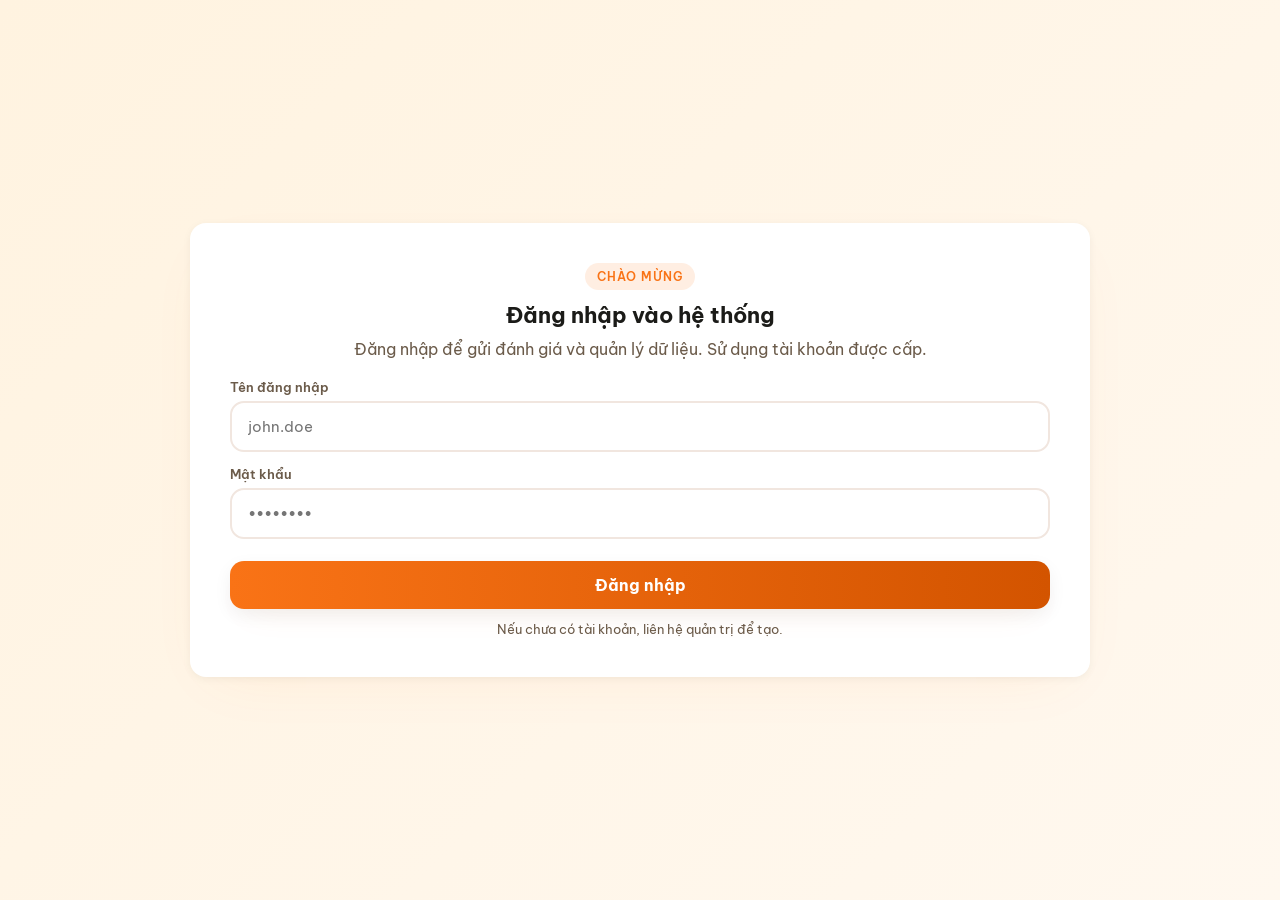
<file: index.html>
<!DOCTYPE html>
<html lang="vi">
    <head>
        <meta charset="UTF-8">
        <meta name="viewport" content="width=device-width, initial-scale=1">
        <title>Arate</title>
        <link rel="manifest" href="/manifest.json">
        <link rel="icon" href="../icons/icon-192.png" sizes="192x192">
        <meta name="theme-color" content="#22c55e">
        <link rel="preconnect" href="https://fonts.googleapis.com">
        <link rel="preconnect" href="https://fonts.gstatic.com" crossorigin>
        <link href="https://fonts.googleapis.com/css2?family=Be+Vietnam+Pro:wght@400;500;600;700&display=swap" rel="stylesheet">
        <link rel="stylesheet" href="css/style.css">
    </head>
    <body>
        <main id="app" class="card login-card" role="main">
                <p class="eyebrow">Chào mừng</p>
                <h1>Đăng nhập vào hệ thống</h1>
                <p class="sub">Đăng nhập để gửi đánh giá và quản lý dữ liệu. Sử dụng tài khoản được cấp.</p>

                <div class="field">
                    <label for="username">Tên đăng nhập</label>
                    <input id="username" type="text" autocomplete="username" placeholder="john.doe">
                </div>
                <div class="field">
                    <label for="password">Mật khẩu</label>
                    <input id="password" type="password" autocomplete="current-password" placeholder="••••••••">
                </div>

                <button id="loginBtn" class="submit" type="button">
                    <span class="btn-text">Đăng nhập</span>
                    <span class="spinner" id="loginSpinner" aria-hidden="true"></span>
                </button>

                <p class="error" id="loginError" role="alert"></p>
                <p class="small">Nếu chưa có tài khoản, liên hệ quản trị để tạo.</p>
        </main>

        <script src="js/script.js"></script>
        <script src="js/router.js"></script>
    </body>
</html>
</file>
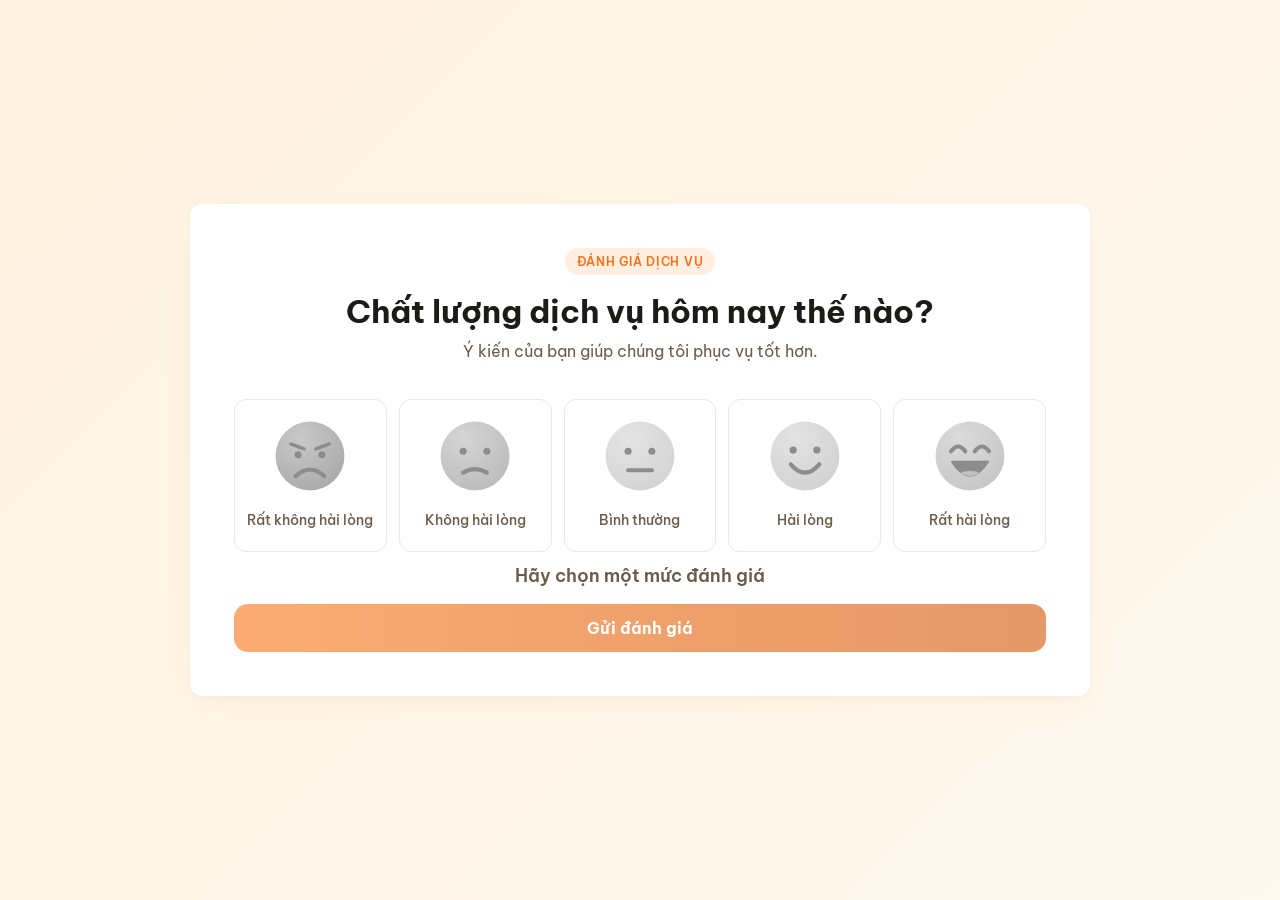
<file: html/rating.html>
<!DOCTYPE html>
<html lang="vi">
    <head>
        <meta charset="UTF-8">
        <meta name="viewport" content="width=device-width, initial-scale=1">
        <title>Arate</title>
        <link rel="manifest" href="/manifest.json">
        <link rel="icon" href="../icons/icon-192.png" sizes="192x192">
        <meta name="theme-color" content="#22c55e">
        <link rel="preconnect" href="https://fonts.googleapis.com">
        <link rel="preconnect" href="https://fonts.gstatic.com" crossorigin>
        <link href="https://fonts.googleapis.com/css2?family=Be+Vietnam+Pro:wght@400;500;600;700&display=swap" rel="stylesheet">
        <link rel="stylesheet" href="/css/style.css">
    </head>
    <body>
        <main class="card" id="card">
            <!-- Bước 1: chọn mức đánh giá -->
            <section id="stepRate" class="step">
                <p class="eyebrow">Đánh giá dịch vụ</p>
                <h1>Chất lượng dịch vụ hôm nay thế nào?</h1>
                <p class="sub">Ý kiến của bạn giúp chúng tôi phục vụ tốt hơn.</p>
                <div class="rating" id="rating" role="radiogroup" aria-label="Mức độ hài lòng"></div>
                <p class="picked" id="pickedLabel" aria-live="polite">Hãy chọn một mức đánh giá</p>
                <div class="extra" id="extra" hidden>
                    <label for="comment">Bạn muốn góp ý thêm? <span>(không bắt buộc)</span>
                    </label>
                    <textarea id="comment" rows="3" maxlength="500" placeholder="Chia sẻ trải nghiệm của bạn..."></textarea>
                    <div class="counter">
                        <span id="count">0</span>/500
                    </div>
                </div>
                <p class="error" id="error" role="alert" hidden></p>
                <button class="submit" id="submitBtn" type="button" disabled>
                    <span class="btn-text">Gửi đánh giá</span>
                    <span class="spinner" aria-hidden="true"></span>
                </button>
            </section>
            <!-- Bước 2: cảm ơn -->
            <section id="stepDone" class="step done" hidden>
                <div class="done-icon" id="doneIcon"></div>
                <h1>Cảm ơn bạn!</h1>
                <p class="sub" id="doneMsg">Đánh giá của bạn đã được ghi nhận.</p>
                <p class="sub small" id="countdownWrap" aria-live="polite">Quay trở về giao diện đánh giá trong <strong id="countdown">15</strong>s</p>
                <button class="ghost" id="againBtn" type="button">Gửi đánh giá khác</button>
            </section>
        </main>
        <!-- optional install button -->
        <button id="installBtn" hidden class="install-btn">Thêm vào Màn hình chính</button>
        <script src="/js/script.js"></script>
    </body>
</html>
</file>
<file: css/style.css>
:root {
    --bg1: #fff3e0; /* warm cam background */
    --bg2: #fff8ef;
    --card: #ffffff;
    --text: #1b1b18;
    --muted: #6b5b4a;
    --line: #f1e6df;
    --brand: #f97316; /* cam (orange) */
    --brand-dark: #d35400;
    --radius: 12px; /* slightly more formal */
    --c1: #ef4444;
    --c2: #fb923c;
    --c3: #f59e0b;
    --c4: #84cc16;
    --c5: #16a34a;
}


* {
    box-sizing: border-box;
    margin: 0;
    padding: 0;
}

html,
body {
    min-height: 100%;
}

body {
    font-family: "Be Vietnam Pro", system-ui, -apple-system, "Segoe UI",
        sans-serif;
    color: var(--text);
    background: linear-gradient(135deg, var(--bg1), var(--bg2));
    min-height: 100vh;
    min-height: 100dvh;
    display: flex;
    align-items: center;
    justify-content: center;
    padding: 16px;
    -webkit-font-smoothing: antialiased;
}

.card {
    width: 100%;
    max-width: 720px;
    background: var(--card);
    border-radius: var(--radius);
    padding: clamp(20px, 4.5vw, 44px);
    box-shadow: 0 12px 40px -12px rgba(249,115,22,0.08),
        0 1px 6px rgba(2,6,23,0.04);
    text-align: center;
}

.step {
    animation: fadeUp 0.45s ease both;
}
.step[hidden] {
    display: none;
}

@keyframes fadeUp {
    from {
        opacity: 0;
        transform: translateY(12px);
    }
    to {
        opacity: 1;
        transform: none;
    }
}

.eyebrow {
    display: inline-block;
    font-size: 12px;
    font-weight: 600;
    letter-spacing: 0.06em;
    text-transform: uppercase;
    color: var(--brand);
    background: color-mix(in srgb, var(--brand) 12%, transparent);
    padding: 6px 12px;
    border-radius: 999px;
    margin-bottom: 16px;
}

h1 {
    font-size: clamp(22px, 4.2vw, 32px);
    line-height: 1.25;
    font-weight: 700;
    margin-bottom: 8px;
}

.sub {
    color: var(--muted);
    font-size: clamp(14px, 2vw, 16px);
    line-height: 1.5;
}

/* ===== 5 mức đánh giá ===== */
.rating {
    display: grid;
    grid-template-columns: repeat(5, 1fr);
    gap: clamp(6px, 2vw, 16px);
    margin: clamp(24px, 5vw, 36px) 0 12px;
}

.rate-btn {
    --c: var(--c3);
    appearance: none;
    background: transparent;
    border: 1.5px solid var(--line);
    border-radius: 12px;
    padding: clamp(10px, 2.4vw, 18px) 6px clamp(10px, 1.8vw, 14px);
    cursor: pointer;
    color: var(--muted);
    font: inherit;
    display: flex;
    flex-direction: column;
    align-items: center;
    gap: 10px;
    transition: transform 0.18s ease, border-color 0.18s ease,
        background 0.18s ease, box-shadow 0.18s ease;
    -webkit-tap-highlight-color: transparent;
}

.rate-btn svg {
    width: 100%;
    max-width: 76px;
    height: auto;
    filter: grayscale(1) opacity(0.55);
    transition: filter 0.2s ease,
        transform 0.25s cubic-bezier(0.34, 1.56, 0.64, 1);
}

.rate-btn .lbl {
    font-size: clamp(10px, 1.7vw, 14px);
    font-weight: 500;
    line-height: 1.2;
    min-height: 2.4em;
    display: flex;
    align-items: center;
}

.rate-btn:hover svg,
.rate-btn:focus-visible svg {
    filter: none;
    transform: translateY(-3px) scale(1.08);
}

.rate-btn:hover {
    border-color: var(--c);
}

.rate-btn:focus-visible {
    outline: 3px solid color-mix(in srgb, var(--c) 45%, transparent);
    outline-offset: 2px;
}

.rate-btn[aria-checked="true"] {
    border-color: var(--c);
    background: color-mix(in srgb, var(--c) 10%, transparent);
    color: var(--text);
    transform: translateY(-4px);
    box-shadow: 0 10px 24px -10px var(--c);
}

.rate-btn[aria-checked="true"] svg {
    filter: none;
    transform: scale(1.12);
}

.rate-btn[aria-checked="true"] .lbl {
    font-weight: 700;
}

/* ===== Nhãn đã chọn ===== */
.picked {
    min-height: 24px;
    font-size: clamp(15px, 2.2vw, 18px);
    font-weight: 600;
    color: var(--muted);
    margin-bottom: 8px;
    transition: color 0.2s;
}

.picked.has {
    color: var(--text);
}

/* ===== Góp ý ===== */
.extra {
    text-align: left;
    margin-top: 12px;
    animation: fadeUp 0.35s ease both;
}

.extra[hidden] {
    display: none;
}

.extra label {
    display: block;
    font-size: 14px;
    font-weight: 600;
    margin-bottom: 8px;
}

.extra label span {
    color: var(--muted);
    font-weight: 400;
}

textarea {
    width: 100%;
    resize: vertical;
    min-height: 90px;
    padding: 14px 16px;
    font: inherit;
    font-size: 15px;
    color: var(--text);
    background: transparent;
    border: 2px solid var(--line);
    border-radius: 14px;
    transition: border-color 0.2s, box-shadow 0.2s;
}

textarea:focus {
    outline: none;
    border-color: var(--brand);
    box-shadow: 0 0 0 4px color-mix(in srgb, var(--brand) 15%, transparent);
}

.counter {
    text-align: right;
    font-size: 12px;
    color: var(--muted);
    margin-top: 4px;
}

.error {
    color: #dc2626;
    font-size: 14px;
    margin-top: 12px;
}

.error[hidden] {
    display: none;
}

/* ===== Nút ===== */
.submit,
.ghost {
    font: inherit;
    font-weight: 600;
    border: none;
    cursor: pointer;
    border-radius: 14px;
    transition: transform 0.15s ease, background 0.2s ease, opacity 0.2s ease,
        box-shadow 0.2s ease;
}

.submit {
    position: relative;
    width: 100%;
    margin-top: 20px;
    padding: 16px 24px;
    font-size: 16px;
    color: #fff;
    background: var(--brand);
    box-shadow: 0 8px 20px -8px rgba(249,115,22,0.12);
}

.submit:hover:not(:disabled) {
    background: var(--brand-dark);
    transform: translateY(-1px);
}
.submit:active:not(:disabled) {
    transform: translateY(0);
}
.submit:disabled {
    opacity: 0.45;
    cursor: not-allowed;
    box-shadow: none;
}

.spinner {
    display: none;
    width: 20px;
    height: 20px;
    border: 3px solid rgba(255, 255, 255, 0.4);
    border-top-color: #fff;
    border-radius: 50%;
    position: absolute;
    top: 50%;
    left: 50%;
    margin: -10px 0 0 -10px;
    animation: spin 0.7s linear infinite;
}

.submit.loading .btn-text {
    visibility: hidden;
}
.submit.loading .spinner {
    display: block;
}

@keyframes spin {
    to {
        transform: rotate(360deg);
    }
}

/* ===== Màn hình cảm ơn ===== */
.done-icon svg {
    width: clamp(96px, 20vw, 130px);
    height: auto;
    margin-bottom: 16px;
    animation: pop 0.5s cubic-bezier(0.34, 1.56, 0.64, 1) both;
}

/* Countdown message on done screen */
.sub.small {
    margin-top: 8px;
    font-size: 14px;
    color: var(--muted);
}

@keyframes pop {
    from {
        transform: scale(0.3);
        opacity: 0;
    }
    to {
        transform: scale(1);
        opacity: 1;
    }
}

.ghost {
    margin-top: 28px;
    padding: 14px 24px;
    font-size: 15px;
    color: var(--brand);
    background: color-mix(in srgb, var(--brand) 10%, transparent);
}

.ghost:hover {
    background: color-mix(in srgb, var(--brand) 18%, transparent);
}

/* ===== Tablet / Mobile ===== */
@media (max-width: 768px) {
    .card {
        max-width: 560px;
    }
}

@media (max-width: 480px) {
    body {
        padding: 12px;
        align-items: flex-start;
        padding-top: 8vh;
    }
    .card {
        border-radius: 20px;
    }
    .rate-btn {
        border-radius: 14px;
        border-width: 1.5px;
        gap: 4px;
    }
    .submit {
        padding: 15px 20px;
    }
}

@media (max-width: 340px) {
    .rate-btn .lbl {
        font-size: 9px;
    }
}

@media (prefers-reduced-motion: reduce) {
    * {
        animation: none !important;
        transition: none !important;
    }
}

/* Force spinner animation even when user prefers reduced motion (opt-in) */
.spinner {
    /* re-enable spin explicitly; uses !important to override the global reduce-motion rule */
    animation: spin 0.7s linear infinite !important;
    -webkit-animation: spin 0.7s linear infinite !important;
}

/* ===== Login page styles (match rating theme) ===== */
.login-card {
    width: 100%;
    max-width: 520px;
    background: var(--card);
    border-radius: calc(var(--radius) + 4px);
    padding: clamp(20px, 4vw, 40px);
    box-shadow: 0 18px 60px -24px rgba(249,115,22,0.08), 0 2px 8px rgba(2,6,23,0.05);
    text-align: center;
}

.login-card .eyebrow{ display:inline-block; margin-bottom:10px; }

.login-card h1 {
    margin: 2px 0 8px;
    font-size: 22px;
    color: var(--text);
}

.login-card .sub { margin-bottom: 18px; }

.field { margin-bottom: 14px; text-align: left; }

label {
    display: block;
    margin-bottom: 6px;
    font-size: 13px;
    font-weight: 600;
    color: var(--muted);
}

input[type="text"], input[type="password"] {
    width: 100%;
    padding: 14px 16px;
    border: 2px solid var(--line);
    border-radius: 14px;
    font: inherit;
    font-size: 15px;
    color: var(--text);
    background: transparent;
    transition: border-color 0.18s, box-shadow 0.18s, transform 0.08s;
}

input[type="text"]:focus, input[type="password"]:focus {
    outline: none;
    border-color: var(--brand);
    box-shadow: 0 0 0 8px color-mix(in srgb, var(--brand) 10%, transparent);
    transform: translateY(-2px);
}

.submit {
    font: inherit;
    font-weight: 700;
    border: none;
    cursor: pointer;
    border-radius: 14px;
    padding: 14px 18px;
    background: linear-gradient(90deg, var(--brand), var(--brand-dark));
    color: #fff;
    box-shadow: 0 14px 36px -18px rgba(249,115,22,0.14), 0 6px 18px rgba(2,6,23,0.06);
    width: 100%;
    margin-top: 8px;
}

.submit:disabled { opacity: 0.6; cursor: not-allowed; }

#loginSpinner { margin-left: 8px; }

.error { color: #dc2626; margin-top: 10px; display: none; }
.error.show { display: block; }

.small { font-size: 13px; color: var(--muted); margin-top: 12px; }

/* Center login card on background similar to rating card */
body > main.login-card {
    display: block;
}

@media (max-width: 480px) {
    .login-card { padding: 14px; border-radius: 18px; }
    input[type="text"], input[type="password"] { padding: 12px; }
}

/* Select styling */
select {
    padding: 10px 14px;
    border: 2px solid var(--line);
    border-radius: 12px;
    background: transparent;
    color: var(--text);
    font: inherit;
    min-width: 160px;
    -webkit-appearance: none;
    appearance: none;
}
select:focus {
    outline: none;
    border-color: var(--brand);
    box-shadow: 0 0 0 8px color-mix(in srgb, var(--brand) 10%, transparent);
    transform: translateY(-1px);
}
select[disabled] { opacity: 0.6; cursor: not-allowed; }

/* Admin page — modern table styles */
#adminCard {
    text-align: left;
    max-width: 1100px;
    padding: clamp(20px, 3.5vw, 44px);
}
#adminCard .sub { margin-bottom: 12px; }

/* Table container styling */
#adminCard .table-wrap {
    overflow: visible;
    background: #fff;
    border-radius: 14px;
    padding: 4px;
    border: 1px solid var(--line);
    box-shadow: 0 6px 18px rgba(2,6,23,0.05);
}

#adminCard #recordsTable {
    width: 100%;
    border-collapse: separate;
    border-spacing: 0;
    background: transparent;
    font-size: 14px;
    overflow: hidden;
    border-radius: 10px;
}

/* Header */
#adminCard #recordsTable thead th {
    background: color-mix(in srgb, var(--brand) 10%, white);
    color: var(--brand-dark);
    font-weight: 700;
    padding: 14px 12px;
    text-align: center;
    border-bottom: 2px solid color-mix(in srgb, var(--brand) 35%, var(--line));
    letter-spacing: 0.02em;
    font-size: 13px;
}
#adminCard #recordsTable thead th:first-child { border-top-left-radius: 10px; text-align: left; }
#adminCard #recordsTable thead th:last-child { border-top-right-radius: 10px; }

#adminCard #recordsTable td.col-name { text-align: left; font-weight: 600; }
#adminCard #recordsTable td.col-total { font-weight: 700; color: var(--brand-dark); }
#adminCard #recordsTable .empty-row td { color: var(--muted); padding: 20px; }

/* Column alignment helpers */
#adminCard #recordsTable th.col-center, #adminCard #recordsTable td.col-center { text-align: center; }
#adminCard #recordsTable th.col-right, #adminCard #recordsTable td.col-right { text-align: right; }

/* Body rows */
#adminCard #recordsTable tbody tr {
    background: #fff;
    transition: background 0.18s ease;
}
#adminCard #recordsTable tbody tr:nth-child(even) {
    background: #f8faf9;
}
#adminCard #recordsTable tbody tr:hover {
    background: color-mix(in srgb, var(--brand) 8%, white);
}

#adminCard #recordsTable td {
    padding: 12px;
    vertical-align: middle;
    border-bottom: 1px solid color-mix(in srgb, var(--line) 70%, transparent);
    color: var(--text);
    text-align: center;
    font-size: 14px;
}
#adminCard #recordsTable tbody tr:last-child td { border-bottom: none; }
/* Truncate long comments neatly */
#adminCard #recordsTable td.comment {
    max-width: 48ch;
    white-space: nowrap;
    overflow: hidden;
    text-overflow: ellipsis;
}

/* Rating pill */
.rating-pill {
    display: inline-block;
    padding: 6px 10px;
    border-radius: 999px;
    font-weight: 700;
    font-size: 13px;
    color: var(--brand-dark);
    background: color-mix(in srgb, var(--brand) 10%, transparent);
}

/* Counts / groups table styling */
#adminCard #counts {
    margin-top: 10px;
}
#adminCard #counts table {
    width: 100%;
    border-collapse: collapse;
    font-size: 14px;
}
#adminCard #counts th, #adminCard #counts td {
    padding: 10px 12px;
    border-bottom: 1px dashed color-mix(in srgb, var(--line) 60%, transparent);
    text-align: center;
}
#adminCard #counts thead th { text-align: left; color:var(--muted); font-weight:700; }
#adminCard #counts tbody tr:nth-child(odd) { background: rgba(250,250,250,0.6); }

/* Small muted helper row */
#adminCard #summary { margin-bottom: 14px; }
#adminCard #counts div { font-weight:600; color:var(--muted); }

/* Responsive: collapse table into stacked cards on small screens */
@media (max-width: 640px) {
    #adminCard { padding: 16px; }
    #adminCard #recordsTable thead { display: none; }
    #adminCard #recordsTable, #adminCard #recordsTable tbody, #adminCard #recordsTable tr, #adminCard #recordsTable td { display: block; width: 100%; }
    #adminCard #recordsTable tr { margin-bottom: 12px; border-radius: 12px; background: var(--card); padding: 12px; box-shadow: 0 6px 18px rgba(2,6,23,0.04); }
    #adminCard #recordsTable td { border-bottom: none; padding: 6px 0; display: flex; justify-content: space-between; text-align: right; }
    #adminCard #recordsTable td::before { content: attr(data-label); color: var(--muted); font-size: 13px; text-align: left; }
    #adminCard #recordsTable td.col-name { font-size: 16px; text-align: left; }
    #adminCard #recordsTable td.col-name::before { display: none; }
    #adminCard #recordsTable .empty-row td { display: block; text-align: center; }
    #adminCard #recordsTable .empty-row td::before { display: none; }

    /* Counts table adapt */
    #adminCard #counts table, #adminCard #counts tbody, #adminCard #counts tr, #adminCard #counts td { display:block; width:100%; }
    #adminCard #counts td { padding:8px 0; }
}

/* Tablet / small laptop: prevent page-level scrolling by making the card fit viewport
   and using internal scrolling when content overflows. This avoids horizontal/vertical
   body scroll on tablet test devices. */
@media (min-width: 600px) and (max-width: 1280px) {
    html, body {
        height: 100dvh; /* fill viewport height */
        overflow: hidden; /* prevent body scroll */
    }
    body {
        align-items: center;
        justify-content: center;
        padding: 0; /* keep card fully visible */
    }
    /* When the comment box is visible on tablet, allow page scrolling */
    body.allow-scroll, html.allow-scroll { overflow: auto !important; height: auto !important; }
    .card { -webkit-overflow-scrolling: touch; touch-action: pan-y; }
    .card {
        width: calc(100% - 32px);
        max-width: 900px;
        max-height: calc(100dvh - 32px);
        margin: 16px;
        overflow-y: auto; /* internal scroll if content taller than card */
        -webkit-overflow-scrolling: touch;
    }
    /* Slightly reduce gaps to fit more comfortably on tablets */
    .rating { gap: clamp(8px, 2vw, 12px); }
    #adminCard { max-height: none; overflow: visible; max-width: 1100px; }
}
@media (min-width: 600px) and (max-width: 1280px) {
    html:has(#adminCard), body:has(#adminCard) { height: auto; overflow: auto; }
    body:has(#adminCard) { align-items: flex-start; }
}
</file>
